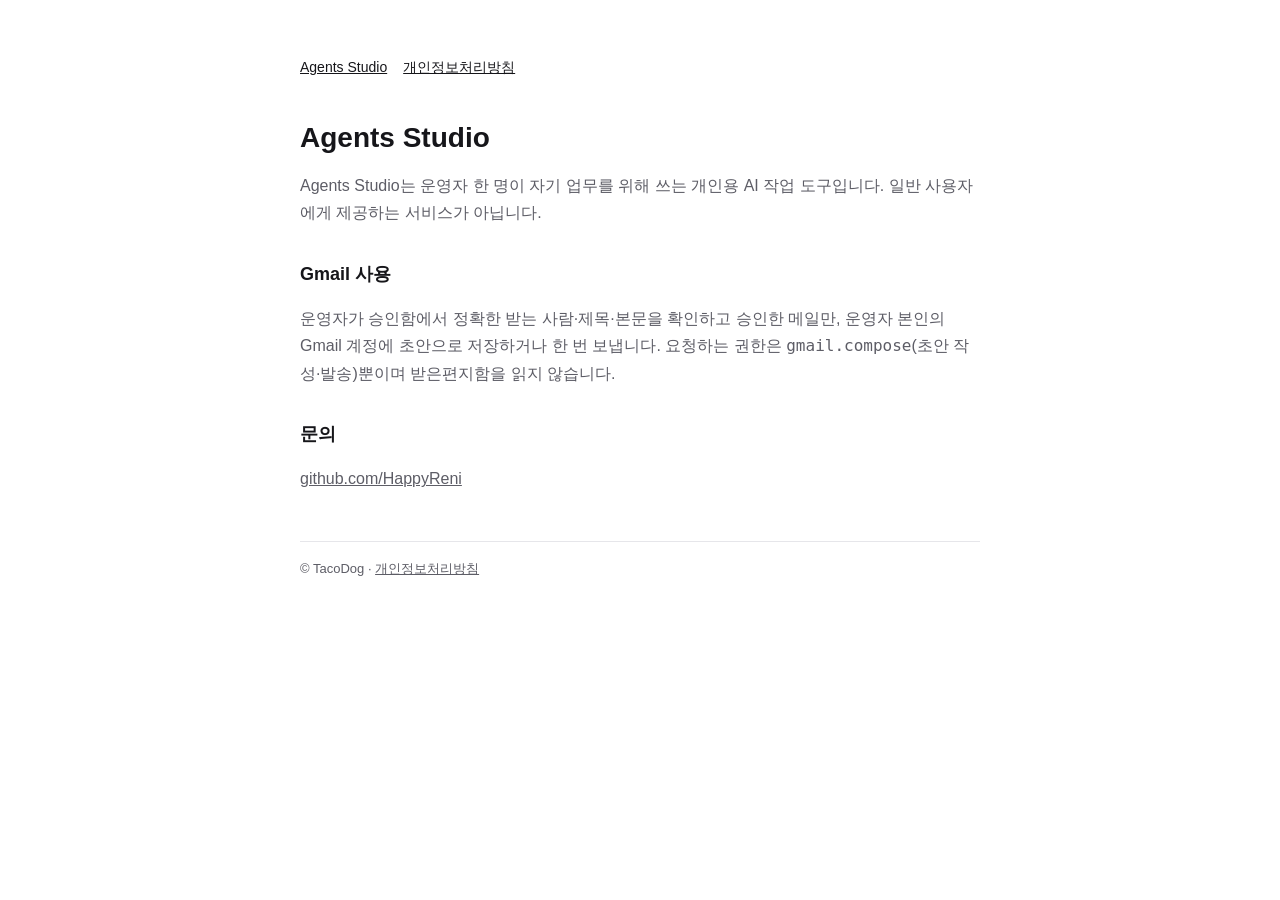
<file: agents-studio/index.html>
<!doctype html>
<html lang="ko"><head><meta charset="utf-8"><meta name="viewport" content="width=device-width,initial-scale=1">
<title>Agents Studio</title><meta name="description" content="Agents Studio는 운영자 한 명이 자기 업무를 위해 쓰는 개인용 AI 작업 도구입니다.">
<link rel="stylesheet" href="style.css"></head>
<body><main>
<nav><a href="./">Agents Studio</a><a href="privacy.html">개인정보처리방침</a></nav>
<h1>Agents Studio</h1>
<p>Agents Studio는 운영자 한 명이 자기 업무를 위해 쓰는 개인용 AI 작업 도구입니다. 일반 사용자에게 제공하는 서비스가 아닙니다.</p>
<h2>Gmail 사용</h2>
<p>운영자가 승인함에서 정확한 받는 사람·제목·본문을 확인하고 승인한 메일만, 운영자 본인의 Gmail 계정에 초안으로 저장하거나 한 번 보냅니다.
요청하는 권한은 <code>gmail.compose</code>(초안 작성·발송)뿐이며 받은편지함을 읽지 않습니다.</p>
<h2>문의</h2>
<p><a href="https://github.com/HappyReni">github.com/HappyReni</a></p>
<footer>© TacoDog · <a href="privacy.html">개인정보처리방침</a></footer>
</main></body></html>
</file>
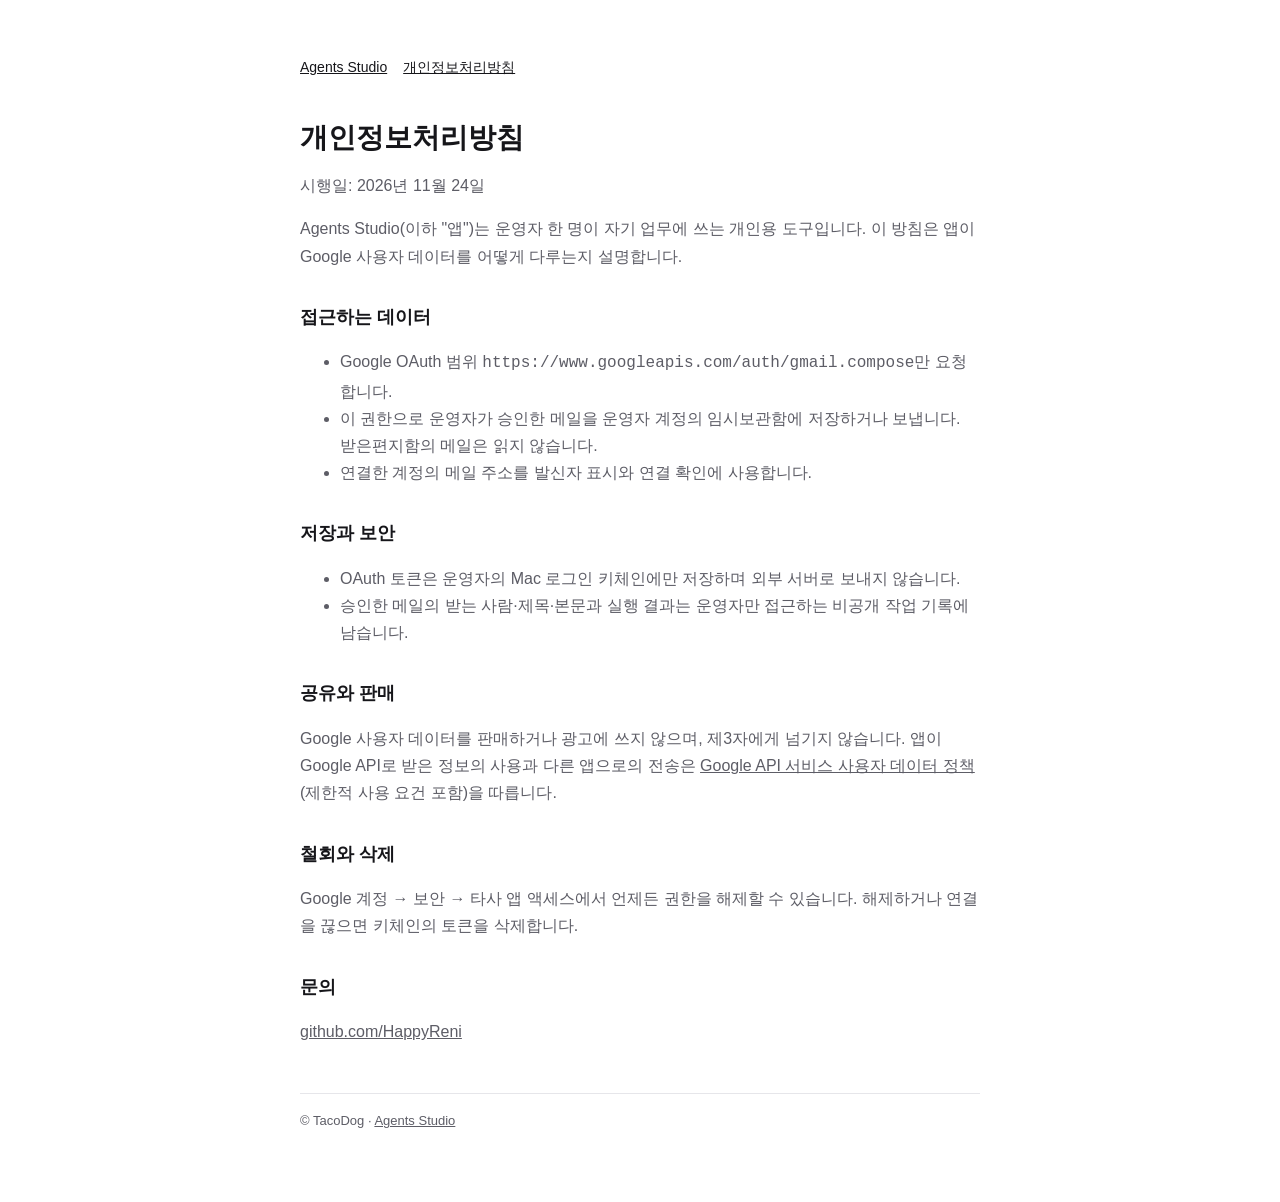
<file: agents-studio/privacy.html>
<!doctype html>
<html lang="ko"><head><meta charset="utf-8"><meta name="viewport" content="width=device-width,initial-scale=1">
<title>Agents Studio 개인정보처리방침</title><link rel="stylesheet" href="style.css"></head>
<body><main>
<nav><a href="./">Agents Studio</a><a href="privacy.html">개인정보처리방침</a></nav>
<h1>개인정보처리방침</h1>
<p>시행일: 2026년 11월 24일</p>
<p>Agents Studio(이하 "앱")는 운영자 한 명이 자기 업무에 쓰는 개인용 도구입니다. 이 방침은 앱이 Google 사용자 데이터를 어떻게 다루는지 설명합니다.</p>
<h2>접근하는 데이터</h2>
<ul><li>Google OAuth 범위 <code>https://www.googleapis.com/auth/gmail.compose</code>만 요청합니다.</li>
<li>이 권한으로 운영자가 승인한 메일을 운영자 계정의 임시보관함에 저장하거나 보냅니다. 받은편지함의 메일은 읽지 않습니다.</li>
<li>연결한 계정의 메일 주소를 발신자 표시와 연결 확인에 사용합니다.</li></ul>
<h2>저장과 보안</h2>
<ul><li>OAuth 토큰은 운영자의 Mac 로그인 키체인에만 저장하며 외부 서버로 보내지 않습니다.</li>
<li>승인한 메일의 받는 사람·제목·본문과 실행 결과는 운영자만 접근하는 비공개 작업 기록에 남습니다.</li></ul>
<h2>공유와 판매</h2>
<p>Google 사용자 데이터를 판매하거나 광고에 쓰지 않으며, 제3자에게 넘기지 않습니다. 앱이 Google API로 받은 정보의 사용과 다른 앱으로의 전송은
<a href="https://developers.google.com/terms/api-services-user-data-policy">Google API 서비스 사용자 데이터 정책</a>(제한적 사용 요건 포함)을 따릅니다.</p>
<h2>철회와 삭제</h2>
<p>Google 계정 → 보안 → 타사 앱 액세스에서 언제든 권한을 해제할 수 있습니다. 해제하거나 연결을 끊으면 키체인의 토큰을 삭제합니다.</p>
<h2>문의</h2>
<p><a href="https://github.com/HappyReni">github.com/HappyReni</a></p>
<footer>© TacoDog · <a href="./">Agents Studio</a></footer>
</main></body></html>
</file>
<file: agents-studio/style.css>
:root{--bg:#fff;--ink:#16161a;--muted:#5d5d66;--line:#e6e6ea}
@media (prefers-color-scheme:dark){:root{--bg:#111113;--ink:#ededf0;--muted:#a1a1aa;--line:#2a2a2e}}
*{box-sizing:border-box}body{margin:0;background:var(--bg);color:var(--ink);font:16px/1.7 -apple-system,BlinkMacSystemFont,"Noto Sans KR",sans-serif}
main{max-width:720px;margin:0 auto;padding:56px 20px 72px}h1{font-size:28px;line-height:1.3;margin:0 0 8px}h2{font-size:18px;margin:32px 0 8px}
p,li{color:var(--muted)}a{color:inherit}nav{display:flex;gap:16px;font-size:14px;margin-bottom:40px}footer{margin-top:48px;padding-top:16px;border-top:1px solid var(--line);font-size:13px;color:var(--muted)}
</file>
